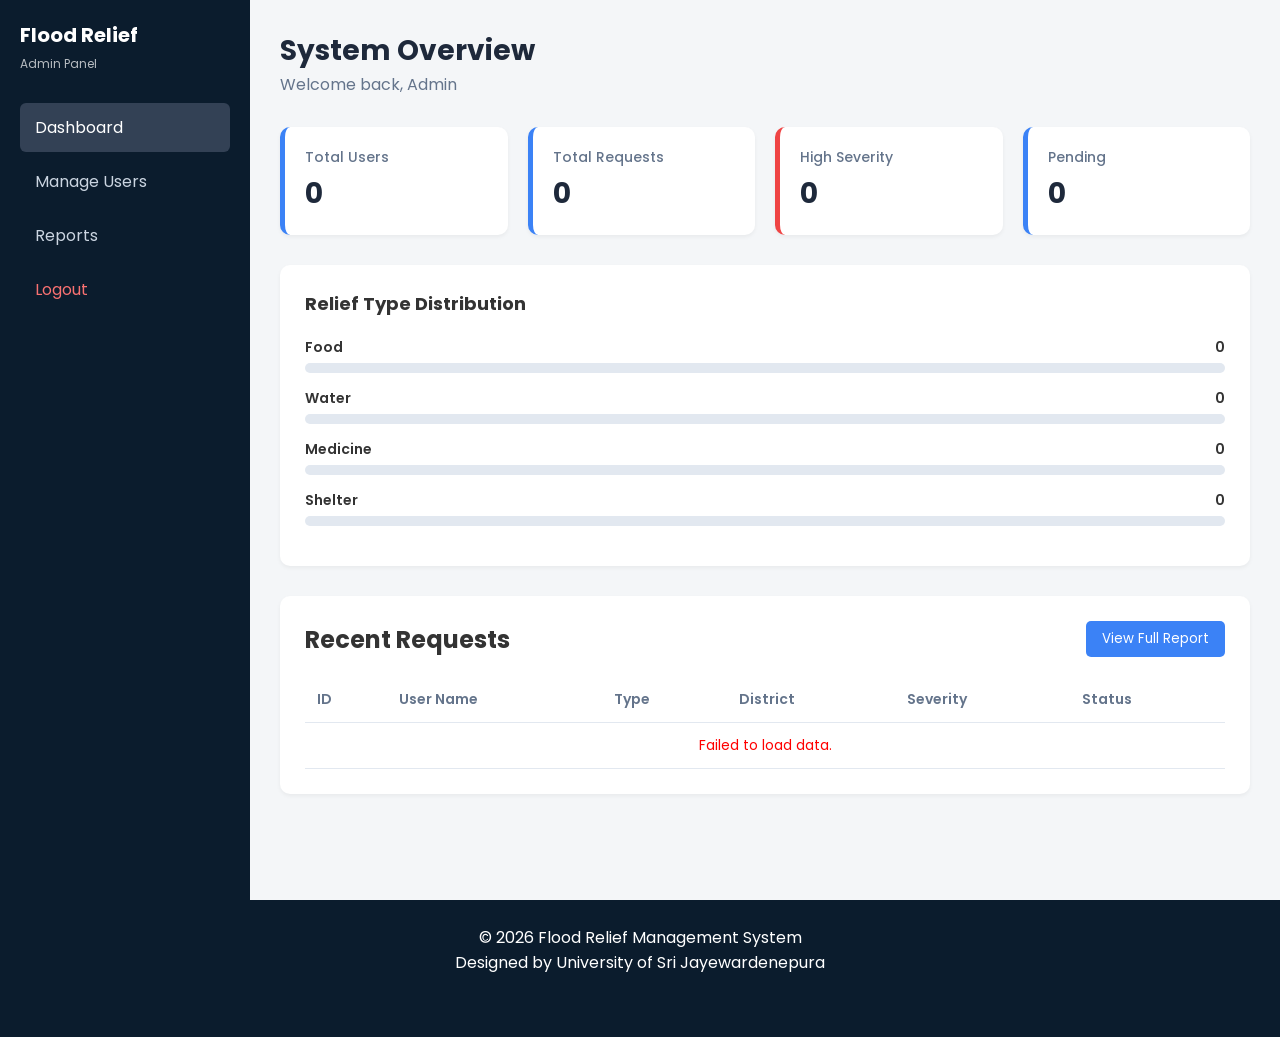
<file: index.html>
<!DOCTYPE html>
<html lang="en">

<head>
    <meta charset="UTF-8">
    <meta name="viewport" content="width=device-width, initial-scale=1.0">
    <title>Admin Dashboard</title>
    <!-- Import Font -->
    <link href="https://fonts.googleapis.com/css2?family=Poppins:wght@300;400;600&display=swap" rel="stylesheet">
    <!-- Link to CSS -->
    <link rel="stylesheet" href="admin_style.css">
</head>

<body>

    <div class="container">

        <!-- THIS IS THE MENU LIST (Sidebar) -->
        <!-- On mobile, this is hidden. The button slides it in. -->
        <aside class="sidebar">
            <div class="logo">
                <h2>Flood Relief</h2>
                <p>Admin Panel</p>
            </div>
            <nav>
                <!-- Your Menu Links -->
                <a href="index.html" class="active">Dashboard</a>
                <a href="admin_users.html">Manage Users</a>
                <a href="admin_reports.html">Reports</a>
                <a href="main.html" class="logout">Logout</a>
            </nav>
        </aside>

        <!-- Main Content -->
        <main class="main-content">

            <!-- Header with the Mobile Menu Button -->
            <header>
                <!-- Clicking this button toggles the .active class on the sidebar -->
                <button id="menuToggle" class="mobile-menu-btn">&#9776;</button>

                <div>
                    <h1>System Overview</h1>
                    <p>Welcome back, Admin</p>
                </div>
            </header>

            <!-- Statistics Cards -->
            <section class="stats-grid">
                <div class="card">
                    <h3>Total Users</h3>
                    <p id="totalUsers">0</p>
                </div>
                <div class="card">
                    <h3>Total Requests</h3>
                    <p id="totalRequests">0</p>
                </div>
                <div class="card urgent">
                    <h3>High Severity</h3>
                    <p id="highSeverity">0</p>
                </div>
                <div class="card">
                    <h3>Pending</h3>
                    <p id="pendingRequests">0</p>
                </div>
            </section>

            <!-- Relief Distribution Bars -->
            <section class="charts-section">
                <h2>Relief Type Distribution</h2>

                <div class="bar-group">
                    <div class="bar-label">
                        <span>Food</span>
                        <span id="foodCount">0</span>
                    </div>
                    <div class="progress-bg">
                        <div class="progress-fill food" id="foodBar"></div>
                    </div>
                </div>

                <div class="bar-group">
                    <div class="bar-label">
                        <span>Water</span>
                        <span id="waterCount">0</span>
                    </div>
                    <div class="progress-bg">
                        <div class="progress-fill water" id="waterBar"></div>
                    </div>
                </div>

                <div class="bar-group">
                    <div class="bar-label">
                        <span>Medicine</span>
                        <span id="medicineCount">0</span>
                    </div>
                    <div class="progress-bg">
                        <div class="progress-fill medicine" id="medicineBar"></div>
                    </div>
                </div>

                <div class="bar-group">
                    <div class="bar-label">
                        <span>Shelter</span>
                        <span id="shelterCount">0</span>
                    </div>
                    <div class="progress-bg">
                        <div class="progress-fill shelter" id="shelterBar"></div>
                    </div>
                </div>
            </section>

            <!-- Recent Requests Table -->
            <section class="table-section">
                <div class="table-header">
                    <h2>Recent Requests</h2>
                    <button onclick="window.location.href='admin_reports.html'">View Full Report</button>
                </div>

                <table>
                    <thead>
                        <tr>
                            <th>ID</th>
                            <th>User Name</th>
                            <th>Type</th>
                            <th>District</th>
                            <th>Severity</th>
                            <th>Status</th>
                        </tr>
                    </thead>
                    <tbody id="requestsTableBody">
                        <!-- Rows will be added here by JS -->
                        <tr>
                            <td colspan="6" style="text-align:center;">Loading data...</td>
                        </tr>
                    </tbody>
                </table>
            </section>

        </main>
    </div>

    <!--  Footer  -->
    <footer class="footer">
        <div class="footer-content">
            <p>&copy 2026 Flood Relief Management System</p>
            <p>Designed by University of Sri Jayewardenepura</p>
            <div class="social-icons">
                <a href="#"><i class="fab fa-facebook-f"></i></a>
                <a href="#"><i class="fab fa-twitter"></i></a>
                <a href="#"><i class="fab fa-instagram"></i></a>
            </div>
        </div>
    </footer>

    <!-- Link to JS -->
    <script src="admin_dashboard.js"></script>
</body>

</html>
</file>
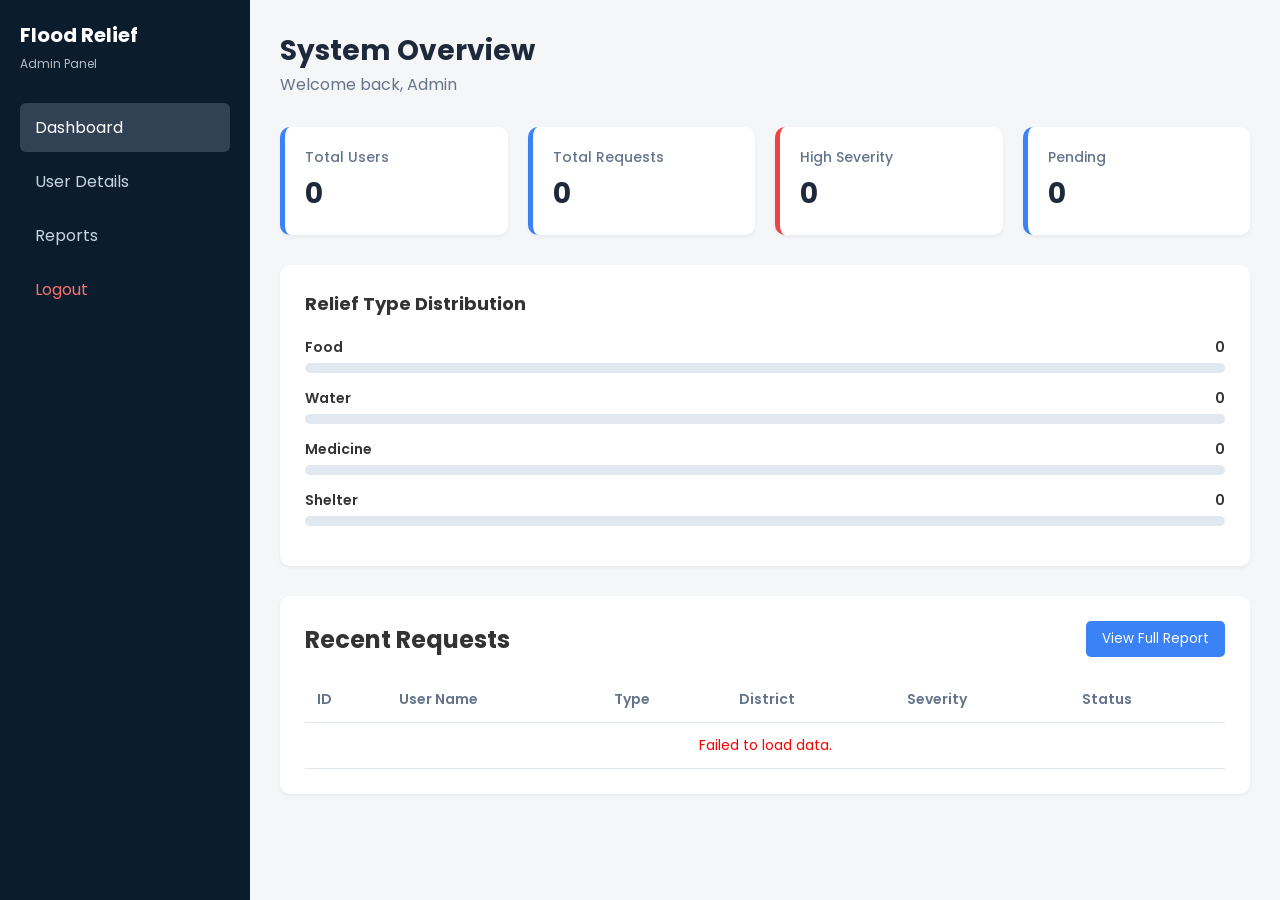
<file: admin_dashboard.html>
<!DOCTYPE html>
<html lang="en">
<head>
    <meta charset="UTF-8">
    <meta name="viewport" content="width=device-width, initial-scale=1.0">
    <title>Admin Dashboard</title>
    <!-- Import Font -->
    <link href="https://fonts.googleapis.com/css2?family=Poppins:wght@300;400;600&display=swap" rel="stylesheet">
    <!-- Link to CSS -->
    <link rel="stylesheet" href="admin_style.css">
</head>
<body>

    <div class="container">
        
        <!-- THIS IS THE MENU LIST (Sidebar) -->
        <!-- On mobile, this is hidden. The button slides it in. -->
        <aside class="sidebar">
            <div class="logo">
                <h2>Flood Relief</h2>
                <p>Admin Panel</p>
            </div>
            <nav>
                <!-- Your Menu Links -->
                <a href="Admin_dashboard.html" class="active">Dashboard</a>
                <a href="admin_users.html">User Details</a>
                <a href="admin_reports.html">Reports</a>
                <a href="#" class="logout">Logout</a>
            </nav>
        </aside>

        <!-- Main Content -->
        <main class="main-content">
            
            <!-- Header with the Mobile Menu Button -->
            <header>
                <!-- Clicking this button toggles the .active class on the sidebar -->
                <button id="menuToggle" class="mobile-menu-btn">&#9776;</button>
                
                <div>
                    <h1>System Overview</h1>
                    <p>Welcome back, Admin</p>
                </div>
            </header>

            <!-- Statistics Cards -->
            <section class="stats-grid">
                <div class="card">
                    <h3>Total Users</h3>
                    <p id="totalUsers">0</p>
                </div>
                <div class="card">
                    <h3>Total Requests</h3>
                    <p id="totalRequests">0</p>
                </div>
                <div class="card urgent">
                    <h3>High Severity</h3>
                    <p id="highSeverity">0</p>
                </div>
                <div class="card">
                    <h3>Pending</h3>
                    <p id="pendingRequests">0</p>
                </div>
            </section>

            <!-- Relief Distribution Bars -->
            <section class="charts-section">
                <h2>Relief Type Distribution</h2>
                
                <div class="bar-group">
                    <div class="bar-label">
                        <span>Food</span>
                        <span id="foodCount">0</span>
                    </div>
                    <div class="progress-bg">
                        <div class="progress-fill food" id="foodBar"></div>
                    </div>
                </div>

                <div class="bar-group">
                    <div class="bar-label">
                        <span>Water</span>
                        <span id="waterCount">0</span>
                    </div>
                    <div class="progress-bg">
                        <div class="progress-fill water" id="waterBar"></div>
                    </div>
                </div>

                <div class="bar-group">
                    <div class="bar-label">
                        <span>Medicine</span>
                        <span id="medicineCount">0</span>
                    </div>
                    <div class="progress-bg">
                        <div class="progress-fill medicine" id="medicineBar"></div>
                    </div>
                </div>

                <div class="bar-group">
                    <div class="bar-label">
                        <span>Shelter</span>
                        <span id="shelterCount">0</span>
                    </div>
                    <div class="progress-bg">
                        <div class="progress-fill shelter" id="shelterBar"></div>
                    </div>
                </div>
            </section>

            <!-- Recent Requests Table -->
            <section class="table-section">
                <div class="table-header">
                    <h2>Recent Requests</h2>
                    <button onclick="window.location.href='admin_reports.php'">View Full Report</button>
                </div>
                
                <table>
                    <thead>
                        <tr>
                            <th>ID</th>
                            <th>User Name</th>
                            <th>Type</th>
                            <th>District</th>
                            <th>Severity</th>
                            <th>Status</th>
                        </tr>
                    </thead>
                    <tbody id="requestsTableBody">
                        <!-- Rows will be added here by JS -->
                        <tr>
                            <td colspan="6" style="text-align:center;">Loading data...</td>
                        </tr>
                    </tbody>
                </table>
            </section>

        </main>
    </div>

    <!-- Link to JS -->
    <script src="admin_dashboard.js"></script>
</body>
</html>
</file>
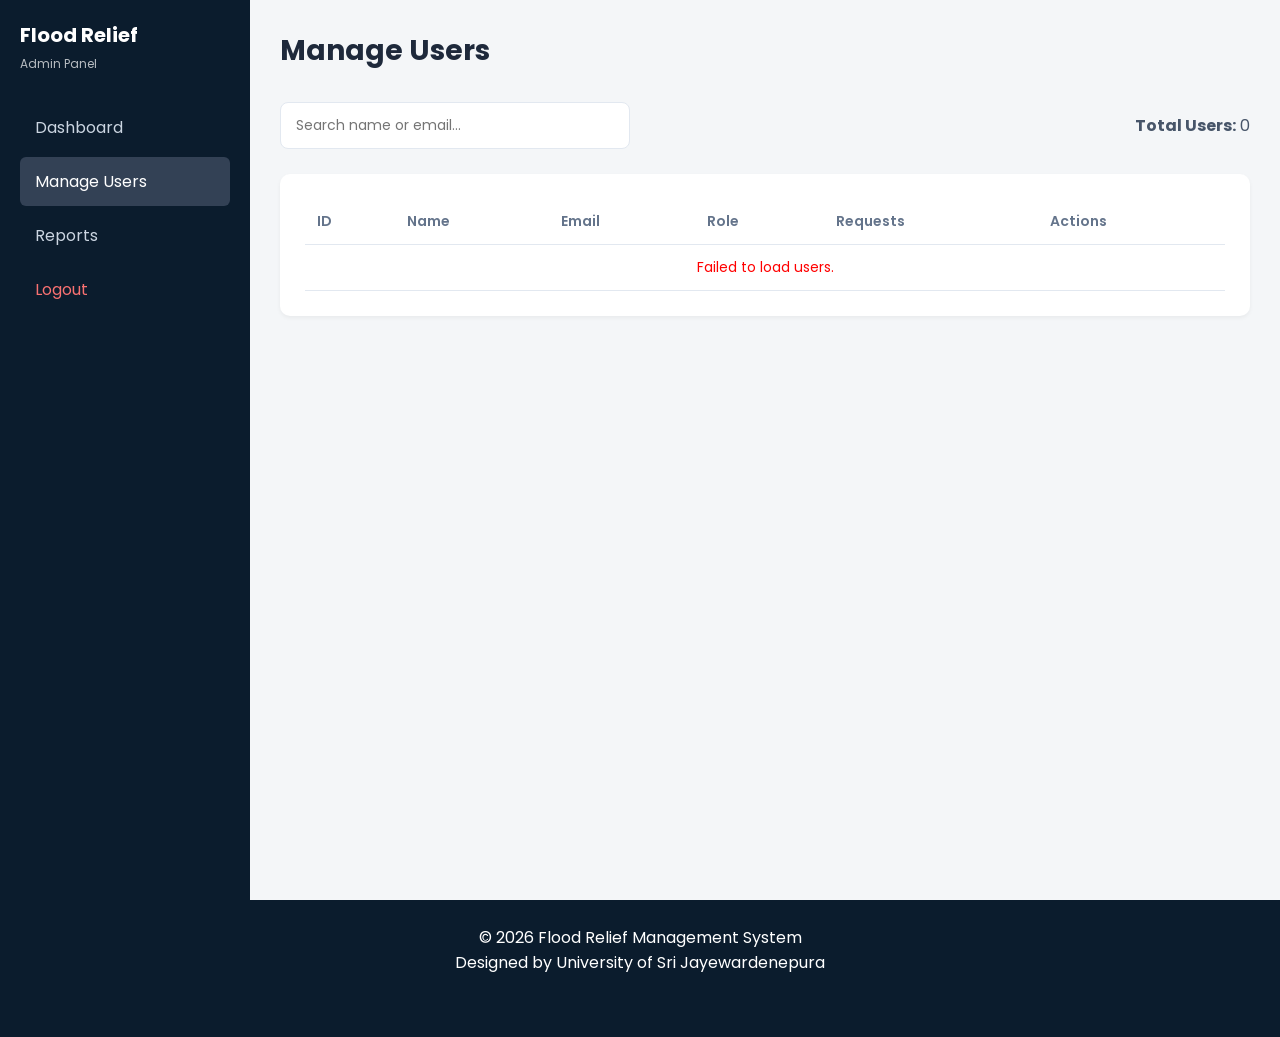
<file: admin_user_details.html>
<!DOCTYPE html>
<html lang="en">

<head>
    <meta charset="UTF-8">
    <meta name="viewport" content="width=device-width, initial-scale=1.0">
    <title>User Details</title>
    <link href="https://fonts.googleapis.com/css2?family=Poppins:wght@300;400;600&display=swap" rel="stylesheet">
    <link rel="stylesheet" href="admin_style.css">
</head>

<body>
    <div class="container">
        <!-- Sidebar -->
        <aside class="sidebar">
            <div class="logo">
                <h2>Flood Relief</h2>
                <p>Admin Panel</p>
            </div>
            <nav>
                <a href="index.html">Dashboard</a>
                <a href="admin_users.html" class="active">Manage Users</a>
                <a href="admin_reports.html">Reports</a>
                <a href="main.html" class="logout">Logout</a>
            </nav>
        </aside>

        <!-- Main Content -->
        <main class="main-content">
            <header>
                <!-- Clicking this button toggles the .active class on the sidebar -->
                <button id="menuToggle" class="mobile-menu-btn">&#9776;</button>
                <h1>User Summary Report</h1>
                <button onclick="window.history.back()" style="padding:8px 15px; cursor:pointer;">← Back to
                    Users</button>
            </header>

            <!-- User Profile Card -->
            <section class="stats-grid" style="grid-template-columns: 1fr;">
                <div class="card" style="border-left-color: #3b82f6;">
                    <h3 style="font-size:16px; color:#64748b;">Account Information</h3>
                    <div style="margin-top:20px; display:grid; grid-template-columns: 1fr 1fr; gap:20px;">
                        <div>
                            <p style="font-size:12px; color:#999; margin-bottom:5px;">FULL NAME</p>
                            <h2 id="detailName" style="font-size:20px;">Loading...</h2>
                        </div>
                        <div>
                            <p style="font-size:12px; color:#999; margin-bottom:5px;">USER ID</p>
                            <h2 id="detailId" style="font-size:20px;">-</h2>
                        </div>
                        <div>
                            <p style="font-size:12px; color:#999; margin-bottom:5px;">EMAIL ADDRESS</p>
                            <h4 id="detailEmail" style="font-size:16px;">-</h4>
                        </div>
                        <div>
                            <p style="font-size:12px; color:#999; margin-bottom:5px;">ROLE</p>
                            <h4 id="detailRole" style="font-size:16px;">-</h4>
                        </div>
                        <div>
                            <p style="font-size:12px; color:#999; margin-bottom:5px;">REGISTERED DATE</p>
                            <h4 id="detailDate" style="font-size:16px;">-</h4>
                        </div>
                    </div>
                </div>
            </section>

            <!-- User Activity Section -->
            <section class="table-section" style="margin-top:20px;">
                <h2>Request History (This User)</h2>
                <table>
                    <thead>
                        <tr>
                            <th>Request ID</th>
                            <th>Type</th>
                            <th>District</th>
                            <th>Severity</th>
                            <th>Status</th>
                        </tr>
                    </thead>
                    <tbody id="userRequestsTable">
                        <tr>
                            <td colspan="4">Loading requests...</td>
                        </tr>
                    </tbody>
                </table>
            </section>
        </main>
    </div>

    <!--  Footer  -->
    <footer class="footer">
        <div class="footer-content">
            <p>&copy 2026 Flood Relief Management System</p>
            <p>Designed by University of Sri Jayewardenepura</p>
            <div class="social-icons">
                <a href="#"><i class="fab fa-facebook-f"></i></a>
                <a href="#"><i class="fab fa-twitter"></i></a>
                <a href="#"><i class="fab fa-instagram"></i></a>
            </div>
        </div>
    </footer>
    <script src="admin_user_details.js"></script>
</body>

</html>
</file>
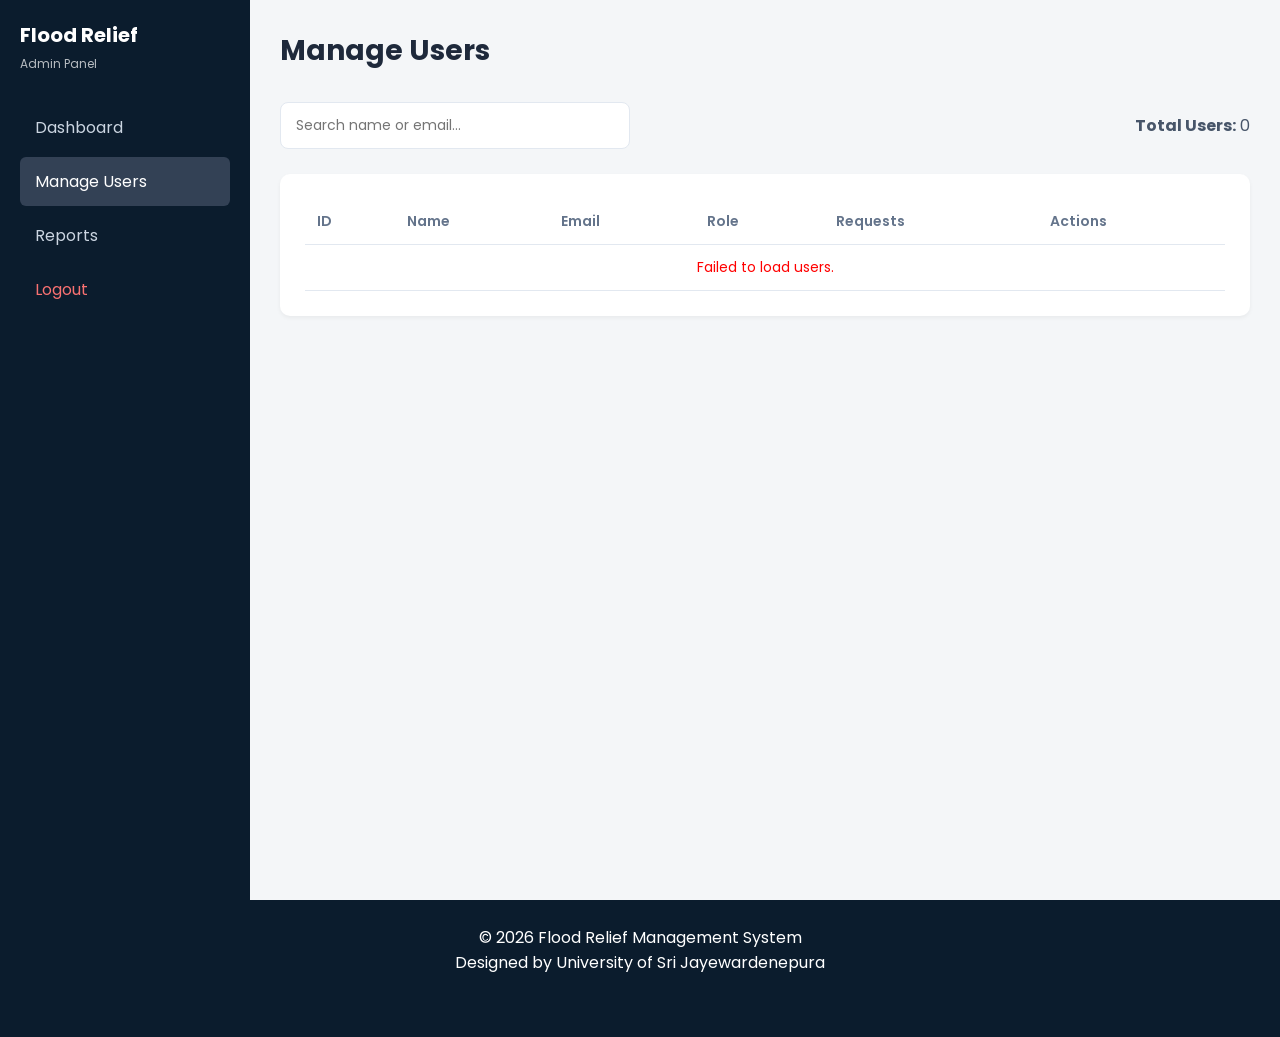
<file: admin_users.html>
<!DOCTYPE html>
<html lang="en">

<head>
    <meta charset="UTF-8">
    <meta name="viewport" content="width=device-width, initial-scale=1.0">
    <title>Manage Users</title>
    <link href="https://fonts.googleapis.com/css2?family=Poppins:wght@300;400;600&display=swap" rel="stylesheet">
    <link rel="stylesheet" href="admin_style.css">
</head>

<body>
    <div class="container">
        <!-- Sidebar -->
        <aside class="sidebar">
            <div class="logo">
                <h2>Flood Relief</h2>
                <p>Admin Panel</p>
            </div>
            <nav>
                <a href="index.html">Dashboard</a>
                <a href="admin_users.html" class="active">Manage Users</a>
                <a href="admin_reports.html">Reports</a>
                <a href="main.html" class="logout">Logout</a>
            </nav>
        </aside>

        <!-- Main Content -->
        <main class="main-content">
            <header>
                <!-- Clicking this button toggles the .active class on the sidebar -->
                <button id="menuToggle" class="mobile-menu-btn">&#9776;</button>
                <h1>Manage Users</h1>
            </header>

            <!-- Filter / Search -->
            <div class="filter-bar">
                <input type="text" id="searchInput" class="search-input" placeholder="Search name or email..."
                    onkeyup="filterTable()">
                <div>
                    <strong>Total Users:</strong> <span id="userCount">0</span>
                </div>
            </div>

            <!-- Users Table -->
            <section class="table-section">
                <table>
                    <thead>
                        <tr>
                            <th>ID</th>
                            <th>Name</th>
                            <th>Email</th>
                            <th>Role</th>
                            <th>Requests</th>
                            <th>Actions</th>
                        </tr>
                    </thead>
                    <tbody id="userTable">
                        <tr>
                            <td colspan="6">Loading users...</td>
                        </tr>
                    </tbody>
                </table>
            </section>
        </main>
    </div>

    <!-- Delete Confirmation Modal -->
    <div id="deleteModal" class="modal-overlay">
        <div class="modal-box">
            <h3>Delete User?</h3>
            <p>This will also delete all their relief requests.</p>
            <div class="modal-actions">
                <button onclick="closeModal()" style="padding:8px 20px; cursor:pointer;">Cancel</button>
                <button onclick="confirmDelete()"
                    style="padding:8px 20px; background:red; color:white; border:none; cursor:pointer;">Yes,
                    Delete</button>
            </div>
        </div>
    </div>

    <!--  Footer  -->
    <footer class="footer">
        <div class="footer-content">
            <p>&copy 2026 Flood Relief Management System</p>
            <p>Designed by University of Sri Jayewardenepura</p>
            <div class="social-icons">
                <a href="#"><i class="fab fa-facebook-f"></i></a>
                <a href="#"><i class="fab fa-twitter"></i></a>
                <a href="#"><i class="fab fa-instagram"></i></a>
            </div>
        </div>
    </footer>

    <script src="admin_users.js"></script>
</body>

</html>
</file>
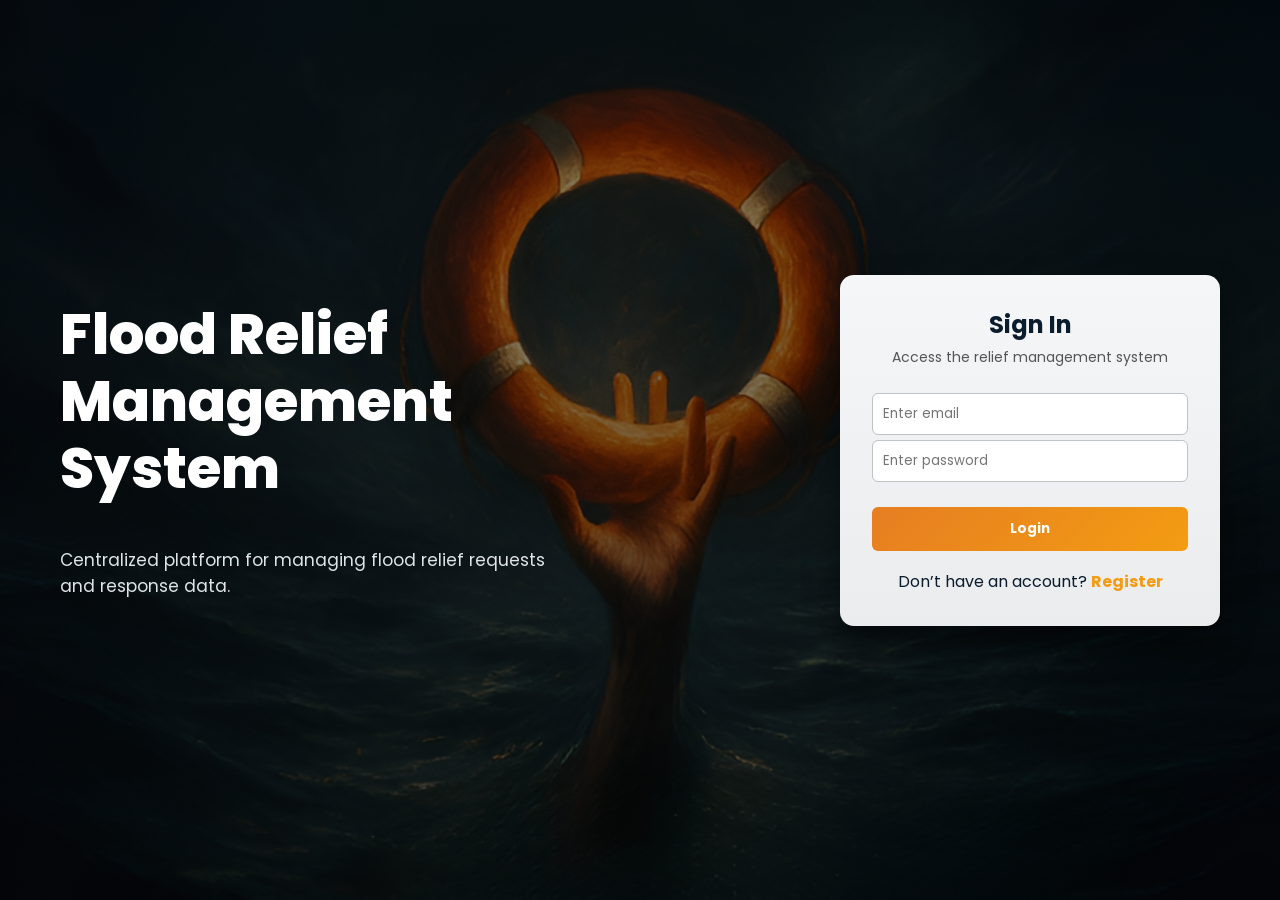
<file: main.html>
<!DOCTYPE html>
<html lang="en">
<head>
    <meta charset="UTF-8">

    <!-- Page title -->
    <title>Flood Relief Management System</title>

    <!-- Responsive design for mobile devices -->
    <meta name="viewport" content="width=device-width, initial-scale=1.0">

    <link href="https://fonts.googleapis.com/css2?family=Poppins:wght@400;600;700;800&display=swap" rel="stylesheet">

    <!-- External CSS file -->
    <link rel="stylesheet" href="main.css">
</head>



<body>

    

     <!-- Hero Section -->
    <section class="hero-content">
        <h1 class="system-title">
            Flood Relief <br> Management System
        </h1>
        <br>
        <p class="system-subtitle">
            Centralized platform for managing flood relief requests and response data.<br>  
        </p>
    </section>


    <!-- Form Section -->
    <section class="form-wrapper">

        <!-- Login Form-->
        <div class="card" id="login-box">
            <h2>Sign In</h2>
            <p class="subtitle">Access the relief management system</p>

           <form action="login.php" method="POST">
    <input type="email" name="email" placeholder="Enter email" required>
    <input type="password" name="password" placeholder="Enter password" required>
    <button type="submit" name="login">Login</button>
</form>

            <!-- Switch to signup form -->
            <p class="switch">
                Don’t have an account?
                <span onclick="showSignup()">Register</span>
            </p>
        </div>




        <!-- Sign up form-->
        <div class="card" id="signup-box">
            <h2>Create Account</h2>
            <p class="subtitle">Register to request flood relief</p>

            <form action="signup.php" method="POST">
    <input type="text" name="full_name" placeholder="Your full name" required>
    <input type="email" name="email" placeholder="Your email address" required>
    <input type="password" name="password" placeholder="Choose a password" required>
    <select name="role">
        <option value="User">Affected Person</option>
        <option value="Admin">Administrator</option>
    </select>
    <button type="submit" name="register">Register</button>
</form>


            <!-- Switch back to login form -->
            <p class="switch">
                Already registered?
                <span onclick="showLogin()">Login here</span>
            </p>
        </div>

    </section>

  

    <!-- External JS file -->
<script src="main.js"></script>

</body>
</html>
</file>
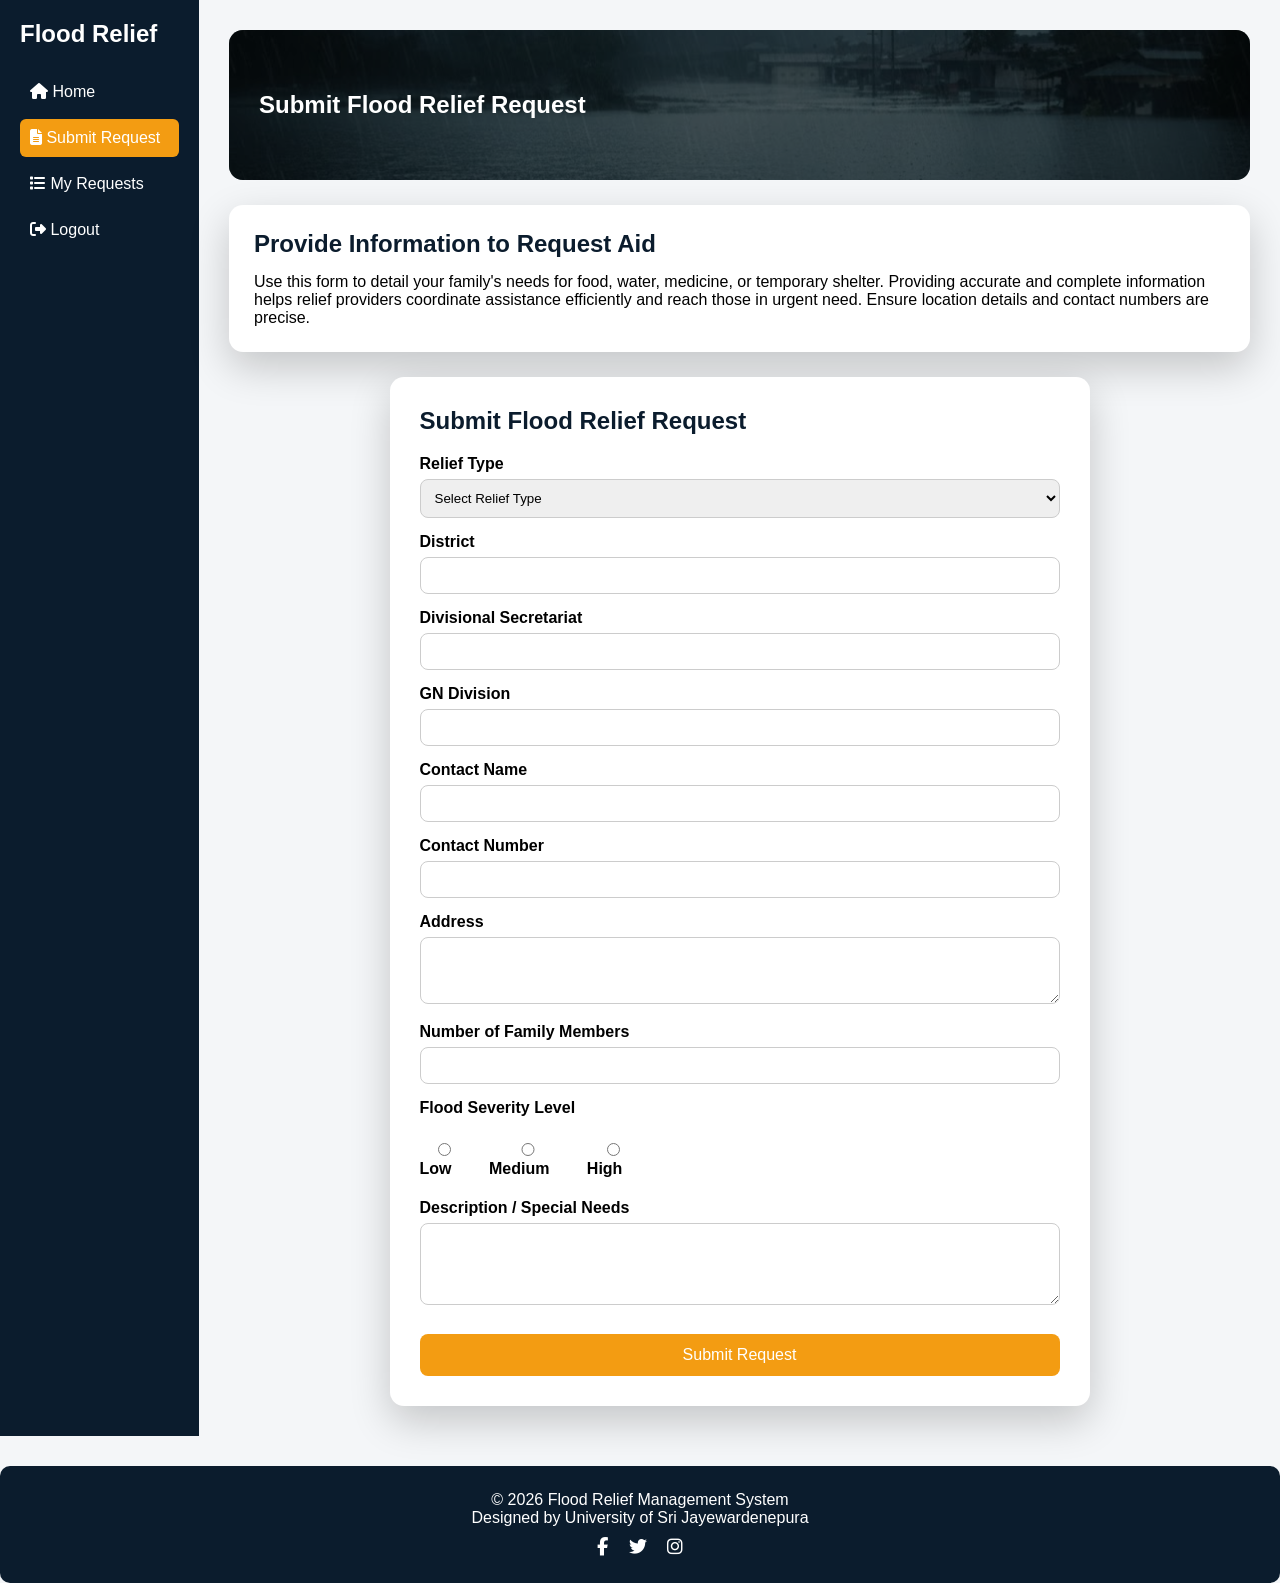
<file: submit_request.html>
<!DOCTYPE html>
<html lang="en">
<head>
    <meta charset="UTF-8">
    <title>Submit Request</title>
    <meta name="viewport" content="width=device-width, initial-scale=1.0">

        <!-- Custom CSS for homepage styling -->
    <link rel="stylesheet" href="submit_request.css">

        <!-- Font Awesome for icons -->
    <link rel="stylesheet" href="https://cdnjs.cloudflare.com/ajax/libs/font-awesome/6.4.2/css/all.min.css">
</head>



<body>

   <!-- Mobile top bar -->
<header class="topbar">
        <!-- Hamburger menu for mobile view -->
    <label for="menu-toggle" class="hamburger">
        <span></span>
        <span></span>
        <span></span>
    </label>

        <!-- Site title -->
    <h3> Flood Relief</h3>
</header>





           <!-- Checkbox for side bar -->
    <input type="checkbox" id="menu-toggle">

    <div class="container">

        <!--  Side bar  -->
        <aside class="sidebar">
            <h2>Flood Relief</h2>
            <a href="home.html" ><i class="fas fa-home"></i> Home</a>
            <a href="submit_request.html" class="active"><i class="fas fa-file-alt"></i> Submit Request</a>
            <a href="my_requests.php"><i class="fas fa-list"></i> My Requests</a>
            <a href="main.html"><i class="fas fa-sign-out-alt"></i> Logout</a>
        </aside>

        <!--  Main content  -->
        <main class="main">





        <!-- Hero Section -->
            <section class="hero">
                <div class="hero-overlay">
                    <h1>Submit Flood Relief Request</h1>
                    
                </div>
            </section>

           <!-- About Section -->
            <section class="about">
                <h2>Provide Information to Request Aid</h2>
                <p>
                    Use this form to detail your family's needs for food, water, medicine, or temporary shelter. 
                    Providing accurate and complete information helps relief providers coordinate assistance efficiently and reach those in urgent need. 
                    Ensure location details and contact numbers are precise.
                </p>
            </section>



            

        <!-- Form card -->
        <div class="card">
            <h2>Submit Flood Relief Request</h2>

            <!-- Relief request form -->
          <form id="reliefForm" onsubmit="return validateForm()" action="submit_request.php" method="POST">

            <!-- Type of relief needed -->
                <label>Relief Type</label>
                     <select id="reliefType" name="relief_type" required>
                            <option value="">Select Relief Type</option>
                            <option>Food</option>
                            <option>Water</option>
                            <option>Medicine</option>
                            <option>Shelter</option>
                    </select>


    <!-- Location details -->
    <label>District</label>
    <input type="text" id="district" name="district" required>

    <label>Divisional Secretariat</label>
    <input type="text" id="dsDivision" name="divisional_secretariat" required>

    <label>GN Division</label>
    <input type="text" id="gnDivision" name="gn_division" required>

    <!-- Contact details -->
    <label>Contact Name</label>
    <input type="text" id="contactName" name="contact_person" required>

    <label>Contact Number</label>
    <input type="tel" id="contactNumber" name="contact_number" required>

    <label>Address</label>
    <textarea id="address" name="address" rows="3" required></textarea>

     <!-- Family details -->
    <label>Number of Family Members</label>
    <input type="number" id="familyMembers" name="family_members" min="1" required>

    <!-- Flood severity level -->
    <label>Flood Severity Level</label>
    <div class="radio-group">
        <label><input type="radio" name="severity_level" value="Low" required> Low</label>
        <label><input type="radio" name="severity_level" value="Medium"> Medium</label>
        <label><input type="radio" name="severity_level" value="High"> High</label>
    </div>

    <label>Description / Special Needs</label>
    <textarea id="description" name="special_needs" rows="4" required></textarea>

    <!-- Submit button -->
    <button type="submit" class="btn-submit">Submit Request</button>
</form>
        </div>

    </main>
</div>



 <!--  Footer  -->
    <footer class="footer">
        <div class="footer-content">
            <p>&copy 2026 Flood Relief Management System</p>
            <p>Designed by University of Sri Jayewardenepura</p>
            <div class="social-icons">
                <a href="#"><i class="fab fa-facebook-f"></i></a>
                <a href="#"><i class="fab fa-twitter"></i></a>
                <a href="#"><i class="fab fa-instagram"></i></a>
            </div>
        </div>
    </footer>

</body>
</html>
</file>
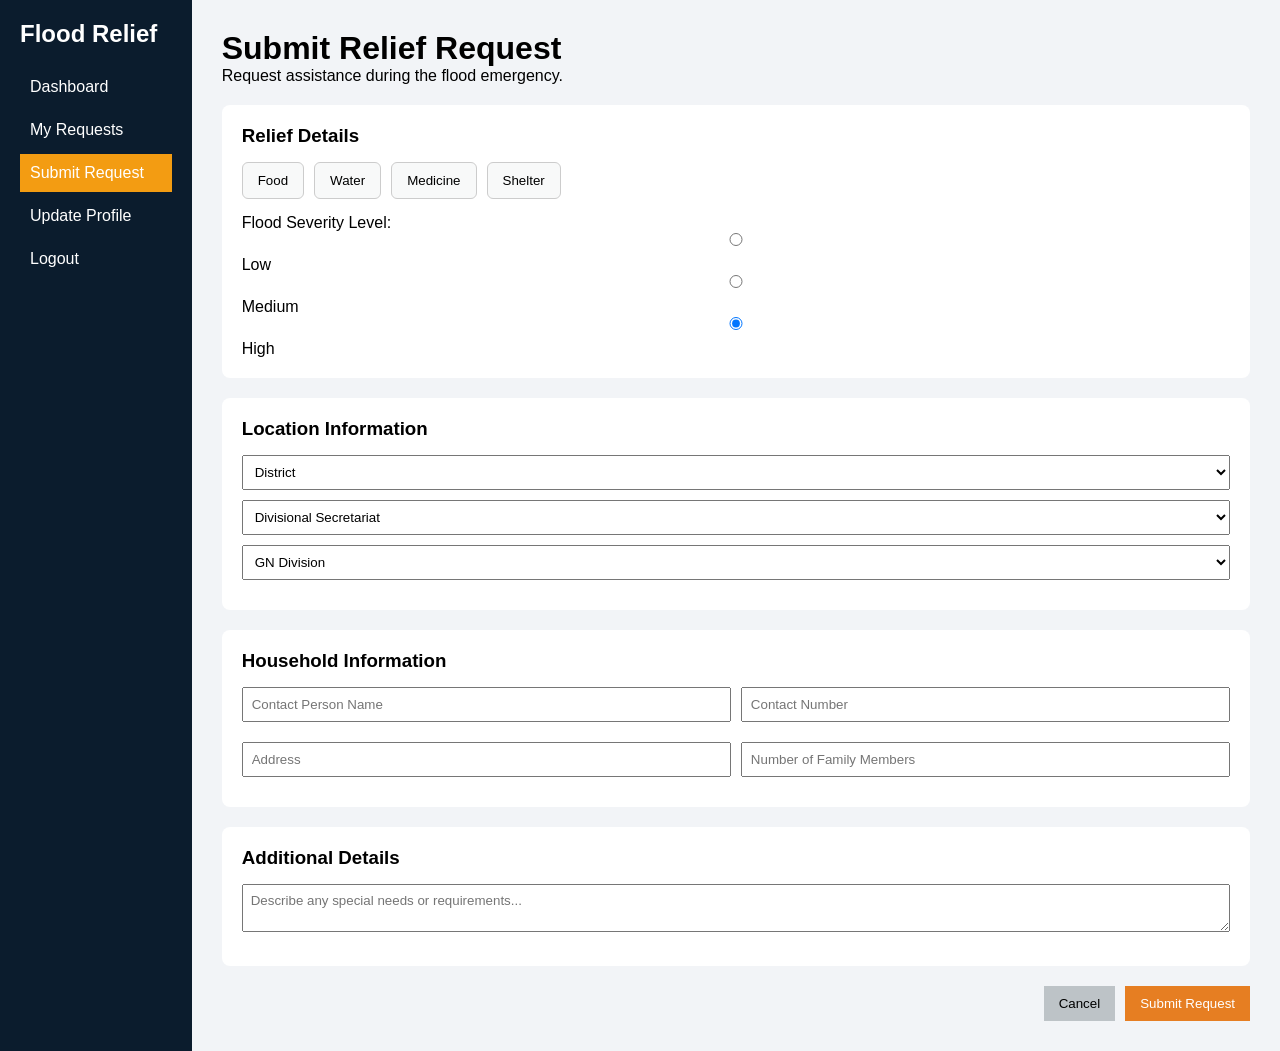
<file: user.html>
<!DOCTYPE html>
<html lang="en">
<head>
<meta charset="UTF-8">
<title>Submit Relief Request</title>
<link rel="stylesheet" href="user_style.css">
</head>
<body>

<div class="container">

    <aside class="sidebar">
        <h2>Flood Relief</h2>
        <a href="#">Dashboard</a>
        <a href="#">My Requests</a>
        <a class="active" href="#">Submit Request</a>
        <a href="#">Update Profile</a>
        <a href="#">Logout</a>
    </aside>


    <main class="main">
        <header class="header">
            <div class="header-overlay">
            <h1>Submit Relief Request</h1>
            <p>Request assistance during the flood emergency.</p>
            </div>
        </header>

        <section class="card">
            <h3>Relief Details</h3>

<div class="relief-types">
    <button class="relief-btn" onclick="toggleRelief(this)">Food</button>
    <button class="relief-btn" onclick="toggleRelief(this)">Water</button>
    <button class="relief-btn" onclick="toggleRelief(this)">Medicine</button>
    <button class="relief-btn" onclick="toggleRelief(this)">Shelter</button>
</div>

            <div class="severity">
                <label>Flood Severity Level:</label>
                <label><input type="radio" name="severity"> Low</label>
                <label><input type="radio" name="severity"> Medium</label>
                <label><input type="radio" name="severity" checked> High</label>
            </div>
        </section>

        <section class="card">
            <h3>Location Information</h3>
            <select><option>District</option></select>
            <select><option>Divisional Secretariat</option></select>
            <select><option>GN Division</option></select>
        </section>

        <section class="card">
            <h3>Household Information</h3>

            <div class="grid">
                <input type="text" placeholder="Contact Person Name">
                <input type="text" placeholder="Contact Number">
                <input type="text" placeholder="Address">
                <input type="number" placeholder="Number of Family Members">
            </div>
        </section>

        <section class="card">
            <h3>Additional Details</h3>
            <textarea placeholder="Describe any special needs or requirements..."></textarea>
        </section>

        <div class="actions">
            <button class="cancel">Cancel</button>
            <button class="submit" onclick="showPopup()">Submit Request</button>
        </div>

    </main>
</div>

<div id="popup">
    <p>Your relief request has been created successfully.</p>
    <button onclick="closePopup()">OK</button>
</div>

<script src="script.js"></script>
</body>
</html>
</file>
<file: admin_style.css>
/* General Reset */
* {
    margin: 0;
    padding: 0;
    box-sizing: border-box;
    font-family: 'Poppins', sans-serif;
}

body {
    background-color: #f4f6f8;
    color: #333;
}

.container {
    display: flex;
    min-height: 100vh;
}

/* Sidebar Styles */
.sidebar {
    width: 250px;
    background-color: #0B1C2D;
    color: white;
    padding: 20px;
    display: flex;
    flex-direction: column;

    /* Sticky Sidebar Logic */
    position: sticky;
    top: 0;
    height: 100vh;
    overflow-y: auto;
}

.logo h2 {
    font-size: 20px;
    margin-bottom: 5px;
}

.logo p {
    font-size: 12px;
    opacity: 0.7;
    margin-bottom: 30px;
}

.sidebar nav a {
    display: block;
    color: #cbd5e1;
    text-decoration: none;
    padding: 12px 15px;
    margin-bottom: 5px;
    border-radius: 6px;
    transition: 0.3s;
}

.sidebar nav a:hover,
.sidebar nav a.active {
    background-color: #334155;
    color: white;
}

.sidebar nav a.logout {
    margin-top: auto;
    color: #f87171;
}

/* Main Content */
.main-content {
    flex: 1;
    padding: 30px;
    overflow-y: auto;
}

/* --- Header Styles --- */
header {
    margin-bottom: 30px;
}

header h1 {
    font-size: 28px;
    color: #1e293b;
}

header p {
    color: #64748b;
}

/* Mobile Menu Button Styles */
.mobile-menu-btn {
    display: none;
    /* HIDDEN on Desktop by default */
    background: none;
    border: none;
    font-size: 24px;
    cursor: pointer;
    color: #333;
    margin-right: 15px;
}

/* Stats Grid */
.stats-grid {
    display: grid;
    grid-template-columns: repeat(auto-fit, minmax(200px, 1fr));
    gap: 20px;
    margin-bottom: 30px;
}

.card {
    background: white;
    padding: 20px;
    border-radius: 10px;
    box-shadow: 0 2px 4px rgba(0, 0, 0, 0.05);
    border-left: 5px solid #3b82f6;
}

.card.urgent {
    border-left-color: #ef4444;
}

.card h3 {
    font-size: 14px;
    color: #64748b;
    font-weight: 500;
}

.card p {
    font-size: 28px;
    font-weight: 700;
    margin-top: 5px;
    color: #1e293b;
}

/* Charts / Bars */
.charts-section {
    background: white;
    padding: 25px;
    border-radius: 10px;
    margin-bottom: 30px;
    box-shadow: 0 2px 4px rgba(0, 0, 0, 0.05);
}

.charts-section h2 {
    margin-bottom: 20px;
    font-size: 18px;
}

.bar-group {
    margin-bottom: 15px;
}

.bar-label {
    display: flex;
    justify-content: space-between;
    font-size: 14px;
    margin-bottom: 5px;
    font-weight: 600;
}

.progress-bg {
    width: 100%;
    height: 10px;
    background-color: #e2e8f0;
    border-radius: 5px;
    overflow: hidden;
}

.progress-fill {
    height: 100%;
    width: 0%;
    transition: width 1s ease-in-out;
}

/* Bar Colors */
.food {
    background-color: #f59e0b;
}

.water {
    background-color: #3b82f6;
}

.medicine {
    background-color: #ec4899;
}

.shelter {
    background-color: #10b981;
}

/* Table Section */
.table-section {
    background: white;
    padding: 25px;
    border-radius: 10px;
    box-shadow: 0 2px 4px rgba(0, 0, 0, 0.05);
}

.table-header {
    display: flex;
    justify-content: space-between;
    align-items: center;
    margin-bottom: 20px;
}

.table-header button {
    background: #3b82f6;
    color: white;
    border: none;
    padding: 8px 16px;
    border-radius: 5px;
    cursor: pointer;
}

table {
    width: 100%;
    border-collapse: collapse;
}

th,
td {
    text-align: left;
    padding: 12px;
    border-bottom: 1px solid #e2e8f0;
    font-size: 14px;
}

th {
    color: #64748b;
    font-weight: 600;
}

/* Badges */
.badge {
    padding: 4px 8px;
    border-radius: 4px;
    font-size: 12px;
    font-weight: 600;
}

.badge-high {
    background: #fee2e2;
    color: #991b1b;
}

.badge-medium {
    background: #fef3c7;
    color: #92400e;
}

.badge-low {
    background: #d1fae5;
    color: #065f46;
}

.badge-pending {
    background: #e2e8f0;
    color: #475569;
}

.badge-approved {
    background: #d1fae5;
    color: #065f46;
}

/* ------ Admin_users css ---------- */

.filter-bar {
    display: flex;
    justify-content: space-between;
    align-items: center;
    margin-bottom: 25px;
}

.search-input {
    padding: 12px 15px;
    width: 350px;
    border: 1px solid #e2e8f0;
    border-radius: 8px;
    outline: none;
    font-size: 14px;
    transition: border-color 0.2s;
}

.search-input:focus {
    border-color: #3b82f6;
}

.filter-bar div {
    font-size: 16px;
    color: #475569;
}

/* Simple Modal */
.modal-overlay {
    display: none;
    position: fixed;
    top: 0;
    left: 0;
    width: 100%;
    height: 100%;
    background: rgba(0, 0, 0, 0.5);
    z-index: 1000;
}

.modal-box {
    background: white;
    width: 400px;
    margin: 150px auto;
    padding: 20px;
    border-radius: 8px;
    text-align: center;
}

.modal-actions {
    margin-top: 20px;
    display: flex;
    justify-content: space-around;
}

/*  Footer  */
.footer {
    background: #0B1C2D;
    color: white;
    padding: 25px 20px;
    text-align: center;
}

.footer .social-icons {
    margin-top: 10px;
}

.footer .social-icons a {
    color: white;
    margin: 0 8px;
    text-decoration: none;
    font-size: 18px;
    transition: color 0.3s;
}

.footer .social-icons a:hover {
    color: #F39C12;
}


/* --- Responsive Design for Mobile Screens --- */
@media (max-width: 768px) {

    /* 1. SHOW the menu button only on mobile */
    .mobile-menu-btn {
        display: block;
    }

    /* 2. Layout adjustments for Header to align button and text */
    header {
        display: flex;
        align-items: center;
        /* Vertically center button and text */
        margin-bottom: 20px;
    }

    header h1 {
        font-size: 22px;
    }

    /* 3. Sidebar: Hide off-screen */
    .sidebar {
        position: fixed;
        top: 0;
        left: -250px;
        width: 250px;
        height: 100vh;
        z-index: 9999;
        background-color: #1e293b;
        transition: 0.3s;
    }

    /* Class to show sidebar */
    .sidebar.active {
        left: 0;
    }

    /* 4. Main Content */
    .main-content {
        width: 100%;
        padding: 20px;
    }

    /* 5. Stats Grid */
    .stats-grid {
        grid-template-columns: 1fr;
        gap: 15px;
    }

    /* 6. Cards */
    .card {
        padding: 15px;
    }

    .card p {
        font-size: 24px;
    }

    /* 7. Charts */
    .charts-section {
        padding: 20px;
    }

    /* 8. Table Section */
    .table-section {
        padding: 15px;
        overflow-x: auto;
    }

    table {
        min-width: 600px;
    }

    /* 9. Table Header */
    .table-header {
        flex-direction: column;
        align-items: flex-start;
        gap: 10px;
    }

    .table-header button {
        width: 100%;
    }
}
</file>
<file: main.css>
/* BASIC RESET */
* {
    margin: 0;
    padding: 0;
    box-sizing: border-box;
    font-family: 'Poppins', sans-serif;
}

/* Full page background image + dark overlay */
body {
    min-height: 100vh;
    background:
        linear-gradient(rgba(0,0,0,0.45), rgba(0,0,0,0.6)),
        url("photo.png") center/cover no-repeat;

    display: flex;
    justify-content: space-between;
    align-items: center;
    padding: 60px;
    color: white;
}

/* System title and description */
.hero-content {
    max-width: 520px;
}


/* Main heading */
.system-title {
    font-size: 56px;
    font-weight: 800;
    line-height: 1.2;
}

/* Subtitle text */
.system-subtitle {
    margin-top: 20px;
    font-size: 17px;
    color: #E0E4E8;
}

/* Container for login & signup forms */
.form-wrapper {
    width: 380px;
}

/* White card for forms */
.card {
    background: linear-gradient(#F4F6F7, #EAECEE);
    padding: 32px;
    border-radius: 14px;
    box-shadow: 0 18px 35px rgba(0,0,0,0.45);
    color: #0B1C2D;
    transition: all 0.3s ease;
}

/* Hover effect */
.card:hover {
    transform: translateY(-8px) scale(1.02);
    box-shadow: 0 25px 50px rgba(0,0,0,0.6);
}

/* Card heading */
.card h2 {
    text-align: center;
    margin-bottom: 5px;
}

/* Small subtitle text */
.subtitle {
    text-align: center;
    font-size: 14px;
    margin-bottom: 20px;
    color: #555;
}

/* Label styling */
label {
    display: block;
    margin-top: 15px;
    font-weight: bold;
    font-size: 13px;
}

/* Input fields and dropdown */
input, select {
    width: 100%;
    padding: 10px;
    margin-top: 5px;
    border-radius: 6px;
    border: 1px solid #BDC3C7;
}

/* Input focus effect */
input:focus, select:focus {
    outline: none;
    border-color: #0E2A47;
}


/* Form submit button */
button {
    width: 100%;
    margin-top: 25px;
    padding: 12px;
    background: linear-gradient(135deg, #E67E22, #F39C12);
    border: none;
    border-radius: 6px;
    color: white;
    font-weight: bold;
    cursor: pointer;
}

/* Login / Register switch text */
.switch {
    text-align: center;
    margin-top: 18px;
}

/* Clickable link text */
.switch span {
    color: #F39C12;
    cursor: pointer;
    font-weight: bold;
}



/* Hide signup form at page load */
#signup-box {
    display: none;
}


/* Adjust layout for small screens */
@media (max-width: 900px) {
    body {
        flex-direction: column;
        text-align: center;
    }

    .hero-content {
        margin-bottom: 40px;
    }

    .system-title {
        font-size: 42px;
    }
}
</file>
<file: submit_request.css>
/* Global Styles */

* {
    margin: 0;
    padding: 0;
    box-sizing: border-box;
    font-family: "Segoe UI", Arial, sans-serif;
}

body {
    background: #F4F6F8;
}



/* Layout */
.container {
    display: flex;
}

/* Sidebar */
.sidebar {
    width: 230px;
    background: #0B1C2D;
    color: white;
    padding: 20px;
    min-height: 100vh;
}



.sidebar h2 {
    margin-bottom: 25px;
}

.sidebar a {
    display: block;
    padding: 10px;
    margin-bottom: 8px;
    color: white;
    text-decoration: none;
    border-radius: 6px;
}

.sidebar a:hover,
.sidebar a.active {
    background: #F39C12;
}



/* Topbar */
.topbar {
    display: none;
    background: #0B1C2D;
    color: white;
    padding: 14px 16px;
    align-items: center;
    gap: 15px;
}


/* Hamburger icon */
.hamburger {
    width: 30px;
    height: 22px;
    display: flex;
    flex-direction: column;
    justify-content: space-between;
    cursor: pointer;
}

.hamburger span {
    height: 4px;
    background: white;
    border-radius: 4px;
}

/* Main */
.main {
    padding: 30px;
    width: 100%;
}


  /*  Hero Section  */
.hero {
    height: 150px;
    background: url("c.png") center/cover no-repeat;
    border-radius: 14px;
    margin-bottom: 25px;
}


.hero-overlay {
    background: rgba(0,0,0,0.55);
    height: 100%;
    border-radius: 14px;
    padding: 30px;
    color: white;
    display: flex;
    flex-direction: column;
    justify-content: center;
}




 /*  about  */
.about {
    background: white;
    padding: 25px;
    border-radius: 14px;
    margin-bottom: 25px;
    box-shadow: 0 15px 40px rgba(0,0,0,0.2);
}

.about h2 {
    margin-bottom: 15px;
    color: #0B1C2D;
}


/* Card */
.card {
    background: white;
    padding: 30px;
    border-radius: 14px;
    max-width: 700px;
    margin: auto;
    box-shadow: 0 15px 40px rgba(0,0,0,0.2);
}
.card h2 {
    margin-bottom: 20px;
    color: #0B1C2D;
}

/* Form */
form label {
    display: block;
    margin-top: 15px;
    margin-bottom: 6px;
    font-weight: 600;
}

form input,
form select,
form textarea {
    width: 100%;
    padding: 10px;
    border-radius: 8px;
    border: 1px solid #ccc;
    outline: none;
}

form input:focus,
form select:focus,
form textarea:focus {
    border-color: #F39C12;
}

h3 {
    margin-top: 25px;
    color: #0B1C2D;
}

/* Radio buttons */
.radio-group {
    display: flex;
    gap: 20px;
    margin-top: 10px;
}

/* Button */
.btn-submit {
    margin-top: 25px;
    background: #F39C12;
    color: white;
    padding: 12px;
    border: none;
    border-radius: 8px;
    cursor: pointer;
    font-size: 16px;
    width: 100%;
    transition: 0.3s;
}

.btn-submit:hover {
    background: #d68910;
}

/* Responsive */
#menu-toggle {
    display: none;
}







/*  Footer  */
.footer {
    background: #0B1C2D;
    color: white;
    padding: 25px 20px;
    text-align: center;
    margin-top: 30px;
    border-radius: 10px;
}

.footer .social-icons {
    margin-top: 10px;
}

.footer .social-icons a {
    color: white;
    margin: 0 8px;
    text-decoration: none;
    font-size: 18px;
    transition: color 0.3s;
}

.footer .social-icons a:hover {
    color: #F39C12;
}






@media (max-width: 768px) {

    .topbar {
        display: flex;
    }

    .sidebar {
        position: fixed;
        left: -100%;
        top: 0;
        height: 100vh;
        transition: 0.3s;
        z-index: 1000;
    }

    #menu-toggle:checked ~ .container .sidebar {
        left: 0;
    }

    .main {
        padding: 20px;
    }
}
</file>
<file: user_style.css>
* {
    margin: 0;
    padding: 0;
    box-sizing: border-box;
    font-family: Arial, sans-serif;
}

body {
    background: #F2F4F7;
}

.container {
    display: flex;
}

/* Sidebar */
.sidebar {
    width: 220px;
    background: #0B1C2D;
    min-height: 100vh;
    padding: 20px;
    color: white;
}

.sidebar h2 {
    margin-bottom: 20px;
}

.sidebar a {
    display: block;
    padding: 10px;
    color: white;
    text-decoration: none;
    margin-bottom: 5px;
}

.sidebar a.active,
.sidebar a:hover {
    background: #F39C12;
}

/* Main */
.main {
    padding: 30px;
    width: 100%;
}

.header {
    margin-bottom: 20px;
}

.card {
    background: white;
    padding: 20px;
    border-radius: 8px;
    margin-bottom: 20px;
}

.card h3 {
    margin-bottom: 15px;
}

/* Relief buttons */
.relief-types {
    display: flex;
    gap: 10px;
    margin-bottom: 15px;
}

/* Relief buttons */
.relief-btn {
    padding: 10px 15px;
    border: 1px solid #ccc;
    background: #F8F9F9;
    cursor: pointer;
    border-radius: 6px;
    transition: 0.3s;
}

.relief-btn.active {
    background: #1F4E79;
    color: white;
}


/* Severity */
.severity label {
    margin-right: 15px;
}

/* Inputs */
input, select, textarea {
    width: 100%;
    padding: 8px;
    margin-bottom: 10px;
}

/* Grid */
.grid {
    display: grid;
    grid-template-columns: 1fr 1fr;
    gap: 10px;
}

/* Actions */
.actions {
    display: flex;
    justify-content: flex-end;
    gap: 10px;
}

.cancel {
    background: #BDC3C7;
    border: none;
    padding: 10px 15px;
}

.submit {
    background: #E67E22;
    border: none;
    padding: 10px 15px;
    color: white;
    cursor: pointer;
}

/* Popup */
#popup {
    display: none;
    position: fixed;
    top: 40%;
    left: 40%;
    background: white;
    padding: 20px;
    border: 2px solid #E67E22;
}
</file>
